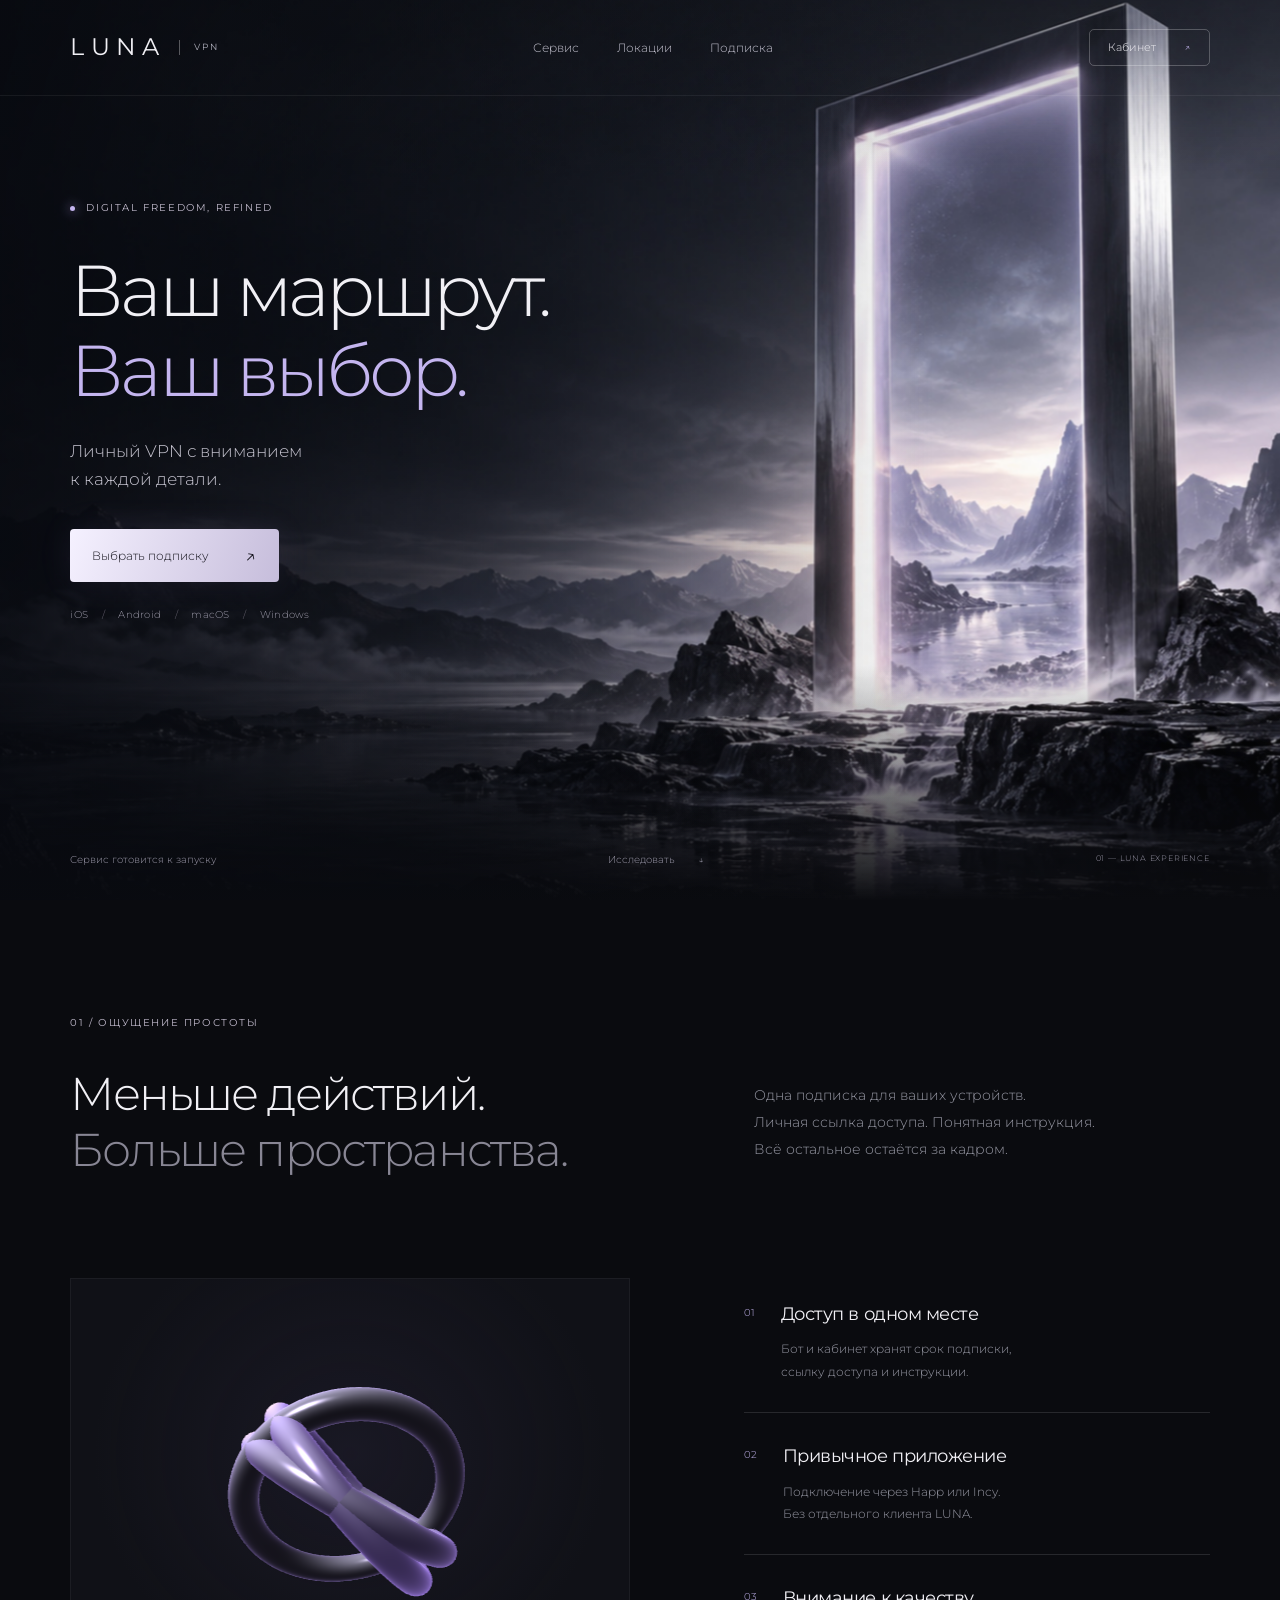
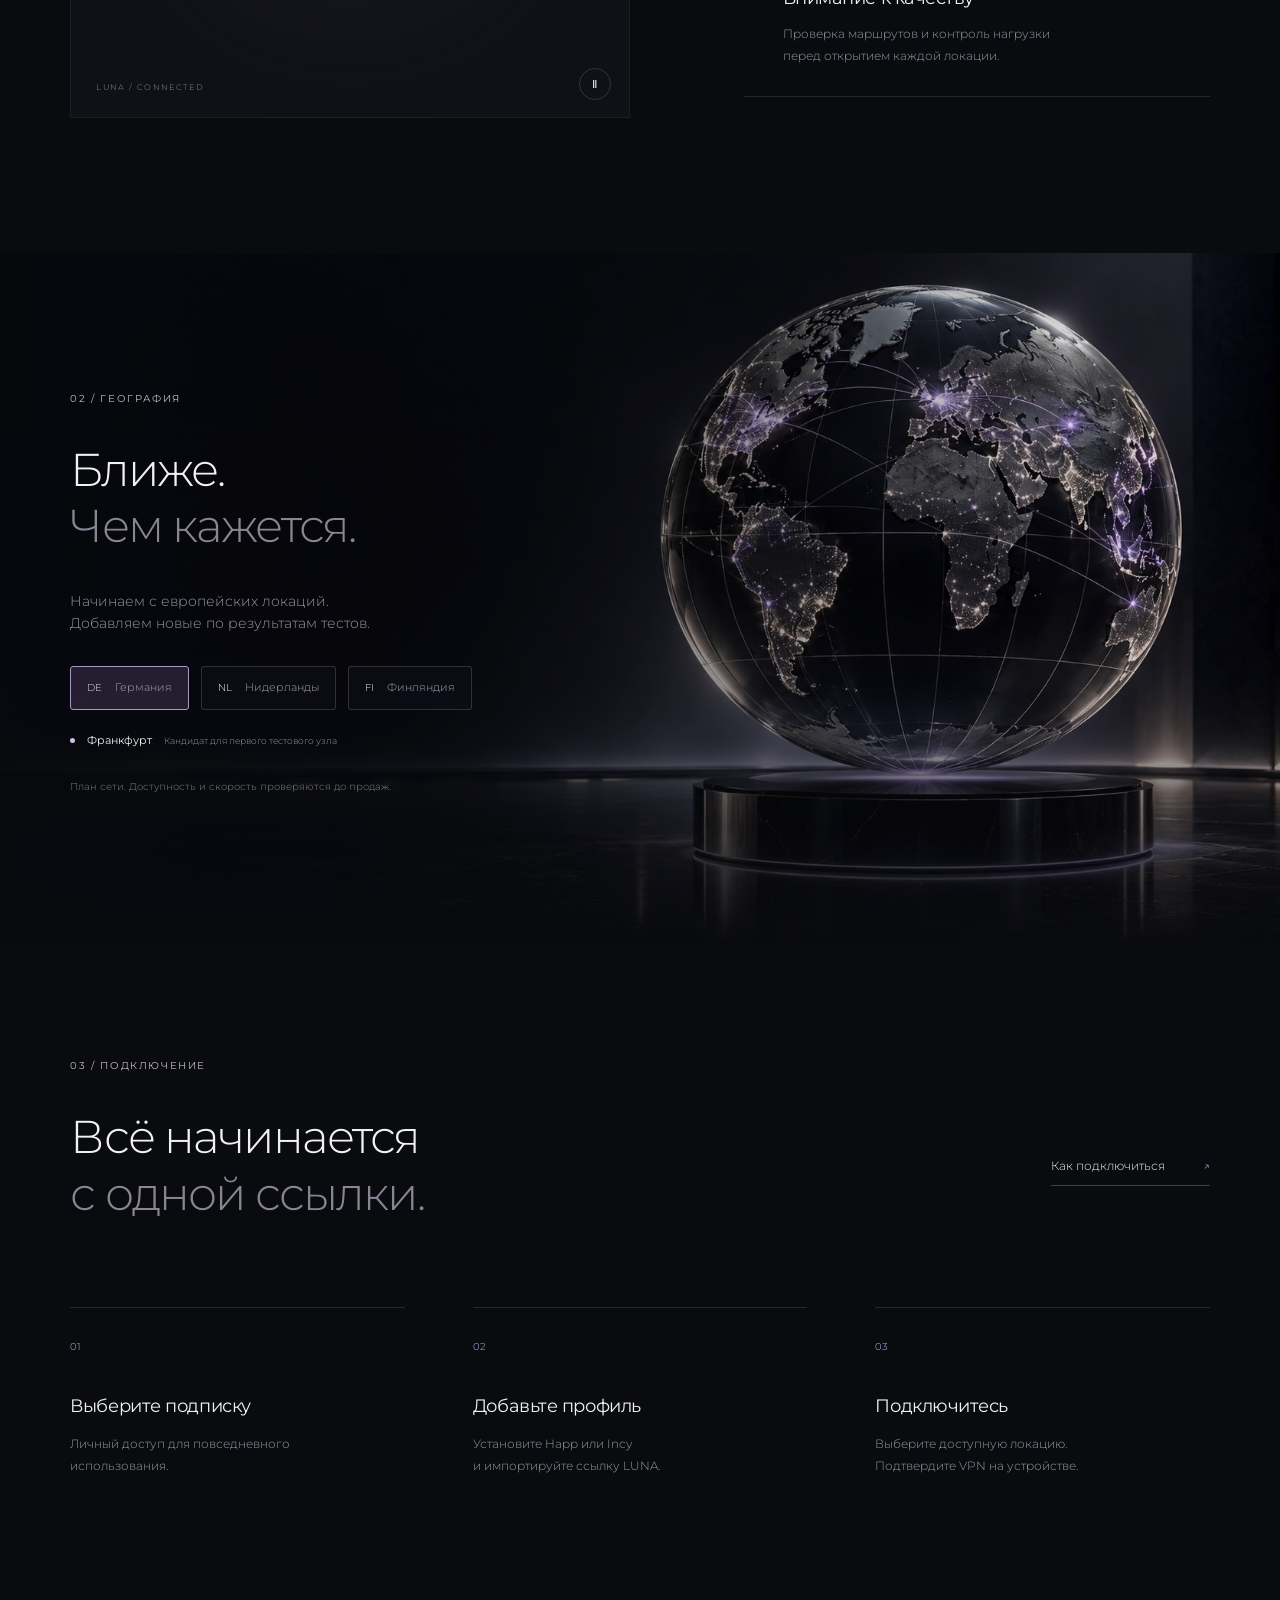
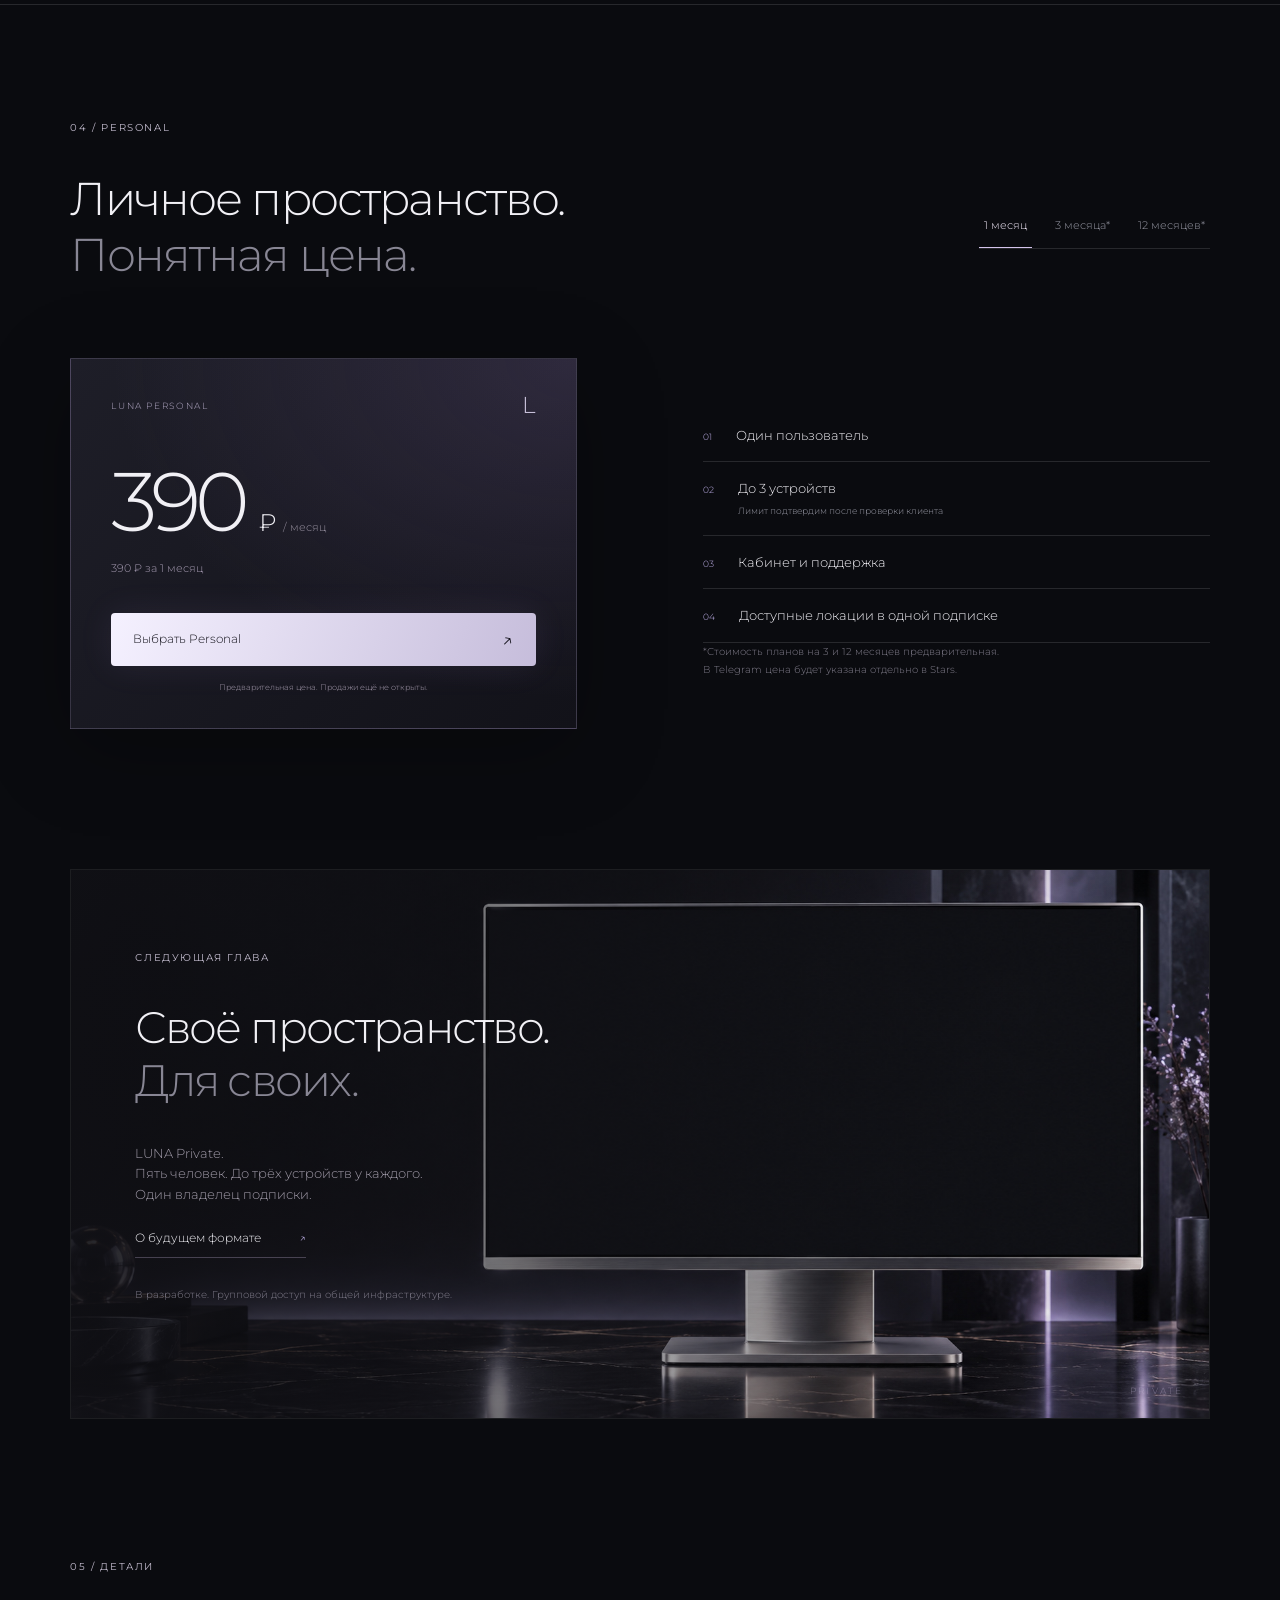
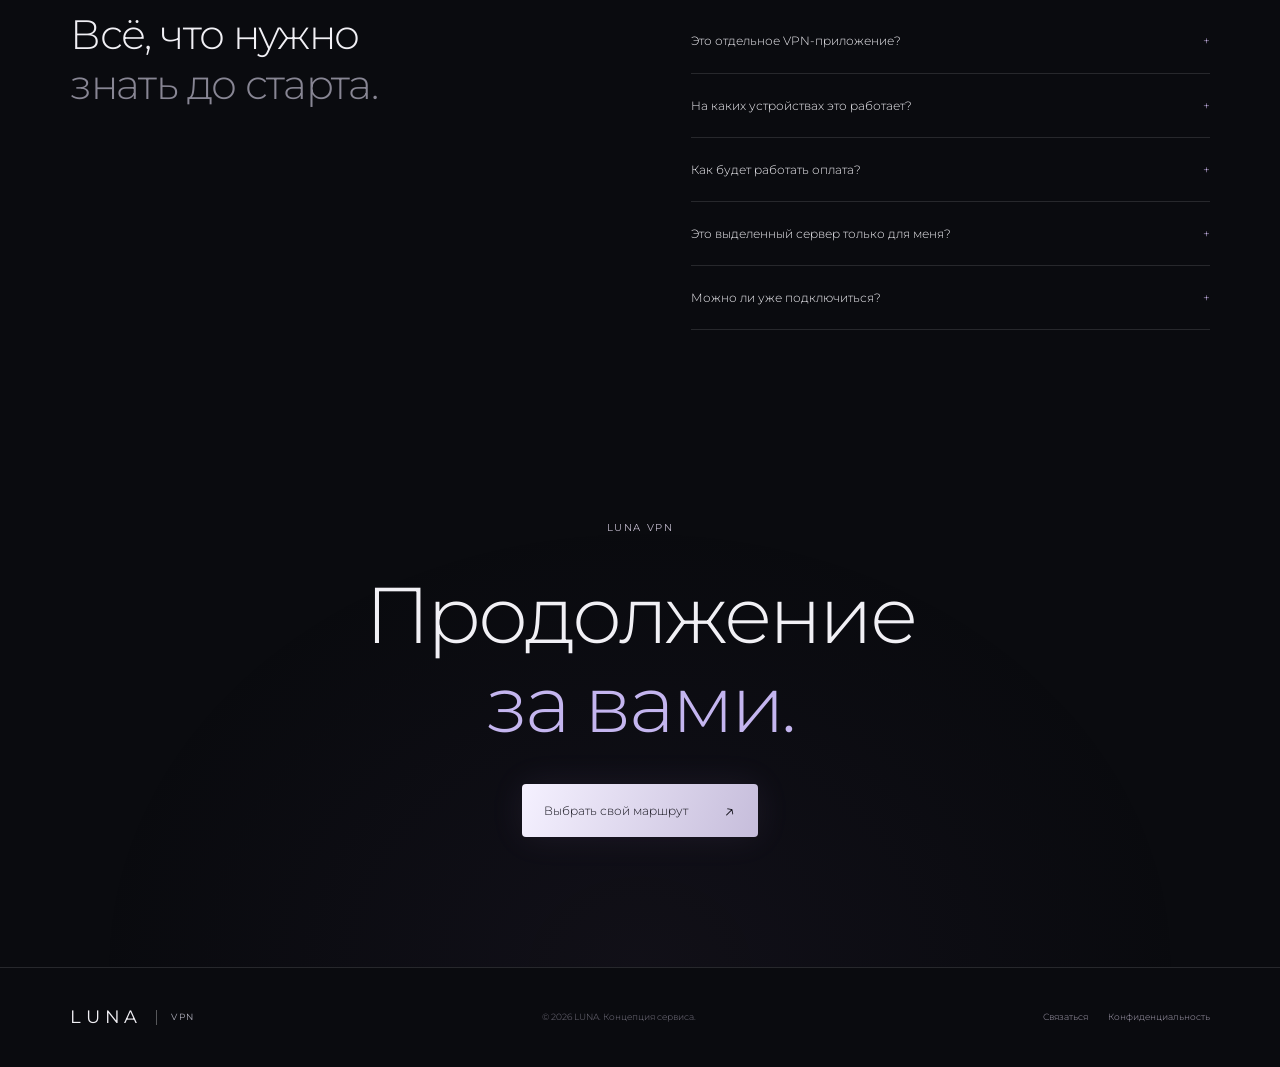
<file: web/index.html>
<!doctype html>
<html lang="ru">
<head>
  <meta charset="utf-8"><meta name="viewport" content="width=device-width,initial-scale=1">
  <meta name="theme-color" content="#0a0b0f">
  <meta name="description" content="LUNA VPN. Личная подписка, понятное подключение и спокойный цифровой опыт. Сервис готовится к запуску.">
  <title>LUNA VPN — Ваш маршрут</title>
  <link rel="manifest" href="manifest.webmanifest"><link rel="apple-touch-icon" href="assets/icon-192.png">
  <link rel="icon" href="favicon.svg" type="image/svg+xml">
  <link rel="stylesheet" href="style.css">
  <script src="config.js" defer></script><script src="scene.js" defer></script><script src="main.js" defer></script>
</head>
<body>
  <div class="ambient" aria-hidden="true"></div>
  <header class="header"><a class="wordmark" href="#" aria-label="LUNA — главная">LUNA<span>VPN</span></a><nav aria-label="Основная навигация"><a href="#experience">Сервис</a><a href="#locations">Локации</a><a href="#plans">Подписка</a></nav><button class="cabinet" data-action="cabinet">Кабинет <span>↗</span></button><button class="menu-toggle" aria-label="Открыть меню" aria-expanded="false">☰</button></header>
  <main>
    <section class="hero" aria-labelledby="hero-title">
      <div class="hero-image" aria-hidden="true"></div><div class="hero-shade" aria-hidden="true"></div>
      <div class="hero-content"><div class="eyebrow"><i></i> DIGITAL FREEDOM, REFINED</div><h1 id="hero-title">Ваш маршрут.<br><em>Ваш выбор.</em></h1><p>Личный VPN с вниманием<br>к каждой детали.</p><a class="button light" href="#plans">Выбрать подписку <span>↗</span></a><div class="platforms">iOS <b>/</b> Android <b>/</b> macOS <b>/</b> Windows</div></div>
      <div class="hero-bottom"><span>Сервис готовится к запуску</span><a href="#experience">Исследовать <span>↓</span></a><span class="hero-index">01 — LUNA EXPERIENCE</span></div>
    </section>
    <section class="intro section" id="experience"><div class="section-label reveal">01 / ОЩУЩЕНИЕ ПРОСТОТЫ</div><div class="intro-grid"><h2 class="reveal">Меньше действий.<br><span>Больше пространства.</span></h2><p class="reveal">Одна подписка для ваших устройств.<br>Личная ссылка доступа. Понятная инструкция.<br>Всё остальное остаётся за кадром.</p></div>
      <div class="experience-grid"><div class="sculpture reveal"><canvas id="sculpture" aria-label="Вращающаяся объёмная скульптура LUNA"></canvas><span class="scene-label">LUNA / CONNECTED</span><button id="motion" aria-pressed="false" aria-label="Приостановить анимацию">Ⅱ</button></div><div class="experience-copy"><article class="reveal"><span>01</span><div><h3>Доступ в одном месте</h3><p>Бот и кабинет хранят срок подписки,<br>ссылку доступа и инструкции.</p></div></article><article class="reveal"><span>02</span><div><h3>Привычное приложение</h3><p>Подключение через Happ или Incy.<br>Без отдельного клиента LUNA.</p></div></article><article class="reveal"><span>03</span><div><h3>Внимание к качеству</h3><p>Проверка маршрутов и контроль нагрузки<br>перед открытием каждой локации.</p></div></article></div></div>
    </section>
    <section class="locations section" id="locations"><div class="location-image" aria-hidden="true"></div><div class="location-content"><div class="section-label reveal">02 / ГЕОГРАФИЯ</div><h2 class="reveal">Ближе.<br><span>Чем кажется.</span></h2><p class="reveal">Начинаем с европейских локаций.<br>Добавляем новые по результатам тестов.</p><div class="location-switch reveal" role="group" aria-label="Планируемые локации"><button class="active" data-location="de" aria-pressed="true">DE <span>Германия</span></button><button data-location="nl" aria-pressed="false">NL <span>Нидерланды</span></button><button data-location="fi" aria-pressed="false">FI <span>Финляндия</span></button></div><div class="route reveal"><span class="route-dot"></span><b id="route-name">Франкфурт</b><small id="route-description">Кандидат для первого тестового узла</small></div><p class="caption">План сети. Доступность и скорость проверяются до продаж.</p></div></section>
    <section class="section connect" id="connect"><div class="section-label reveal">03 / ПОДКЛЮЧЕНИЕ</div><div class="connect-heading"><h2 class="reveal">Всё начинается<br><span>с одной ссылки.</span></h2><button class="text-link reveal" data-action="instruction">Как подключиться <span>↗</span></button></div><div class="steps"><article class="reveal"><span>01</span><h3>Выберите подписку</h3><p>Личный доступ для повседневного<br>использования.</p></article><article class="reveal"><span>02</span><h3>Добавьте профиль</h3><p>Установите Happ или Incy<br>и импортируйте ссылку LUNA.</p></article><article class="reveal"><span>03</span><h3>Подключитесь</h3><p>Выберите доступную локацию.<br>Подтвердите VPN на устройстве.</p></article></div></section>
    <section class="section pricing" id="plans"><div class="section-label reveal">04 / PERSONAL</div><div class="pricing-top"><h2 class="reveal">Личное пространство.<br><span>Понятная цена.</span></h2><div class="billing reveal" role="group" aria-label="Период подписки"><button class="active" data-plan="1" aria-pressed="true">1 месяц</button><button data-plan="3" aria-pressed="false">3 месяца*</button><button data-plan="12" aria-pressed="false">12 месяцев*</button></div></div><div class="price-layout"><div class="price-card reveal"><div class="price-card-top"><span>LUNA PERSONAL</span><span class="mini-logo">L</span></div><div class="price"><span id="price">390</span><small>₽ <span>/ месяц</span></small></div><p id="total-price">390 ₽ за 1 месяц</p><button class="button light" data-action="purchase">Выбрать Personal <span>↗</span></button><span class="price-disclaimer">Предварительная цена. Продажи ещё не открыты.</span></div><div class="price-features reveal"><div><span>01</span><p>Один пользователь</p></div><div><span>02</span><p>До 3 устройств<small>Лимит подтвердим после проверки клиента</small></p></div><div><span>03</span><p>Кабинет и поддержка</p></div><div><span>04</span><p>Доступные локации в одной подписке</p></div><p class="caption">*Стоимость планов на 3 и 12 месяцев предварительная.<br>В Telegram цена будет указана отдельно в Stars.</p></div></div></section>
    <section class="private section"><div class="private-image" aria-hidden="true"></div><div class="private-copy"><div class="section-label reveal">СЛЕДУЮЩАЯ ГЛАВА</div><h2 class="reveal">Своё пространство.<br><span>Для своих.</span></h2><p class="reveal">LUNA Private.<br>Пять человек. До трёх устройств у каждого.<br>Один владелец подписки.</p><button class="text-link reveal" data-action="private">О будущем формате <span>↗</span></button><p class="caption">В разработке. Групповой доступ на общей инфраструктуре.</p></div><div class="private-mark" aria-hidden="true">PRIVATE</div></section>
    <section class="section faq"><div><div class="section-label reveal">05 / ДЕТАЛИ</div><h2 class="reveal">Всё, что нужно<br><span>знать до старта.</span></h2></div><div class="faq-list reveal"><details><summary>Это отдельное VPN-приложение?<span>+</span></summary><p>На первом этапе LUNA предоставляет подписку и профиль доступа. Соединение создаёт Happ или Incy. Сайт, Telegram-бот и Mini App помогают управлять подпиской.</p></details><details><summary>На каких устройствах это работает?<span>+</span></summary><p>Планируем поддержку iPhone, Android, macOS и Windows через совместимые VPN-клиенты. Конкретные версии и число устройств подтвердим тестами до запуска.</p></details><details><summary>Как будет работать оплата?<span>+</span></summary><p>В Telegram цифровая подписка оплачивается Stars. Для самостоятельного сайта способ оплаты настроим после выбора платёжного партнёра. Сейчас реальные платежи отключены.</p></details><details><summary>Это выделенный сервер только для меня?<span>+</span></summary><p>Personal и будущие групповые подписки используют общую инфраструктуру. Отдельный сервер для одной группы возможен как самостоятельный тариф. Доступность и скорость зависят от вашей сети и маршрута.</p></details><details><summary>Можно ли уже подключиться?<span>+</span></summary><p>Сервис готовится к запуску. Перед продажами проверим соединения, выдачу доступа, поддержку и восстановление. Этот сайт показывает будущий продукт.</p></details></div></section>
    <section class="closing section"><div class="section-label reveal">LUNA VPN</div><h2 class="reveal">Продолжение<br><em>за вами.</em></h2><a class="button light reveal" href="#plans">Выбрать свой маршрут <span>↗</span></a></section>
  </main>
  <footer><a class="wordmark" href="#">LUNA<span>VPN</span></a><span>© 2026 LUNA. Концепция сервиса.</span><div><button data-action="support">Связаться</button><button data-action="privacy">Конфиденциальность</button></div></footer>
  <dialog id="modal" aria-labelledby="modal-title"><button class="modal-close" aria-label="Закрыть">×</button><span class="section-label">LUNA VPN</span><h2 id="modal-title"></h2><div id="modal-content"></div></dialog>
</body></html>
</file>
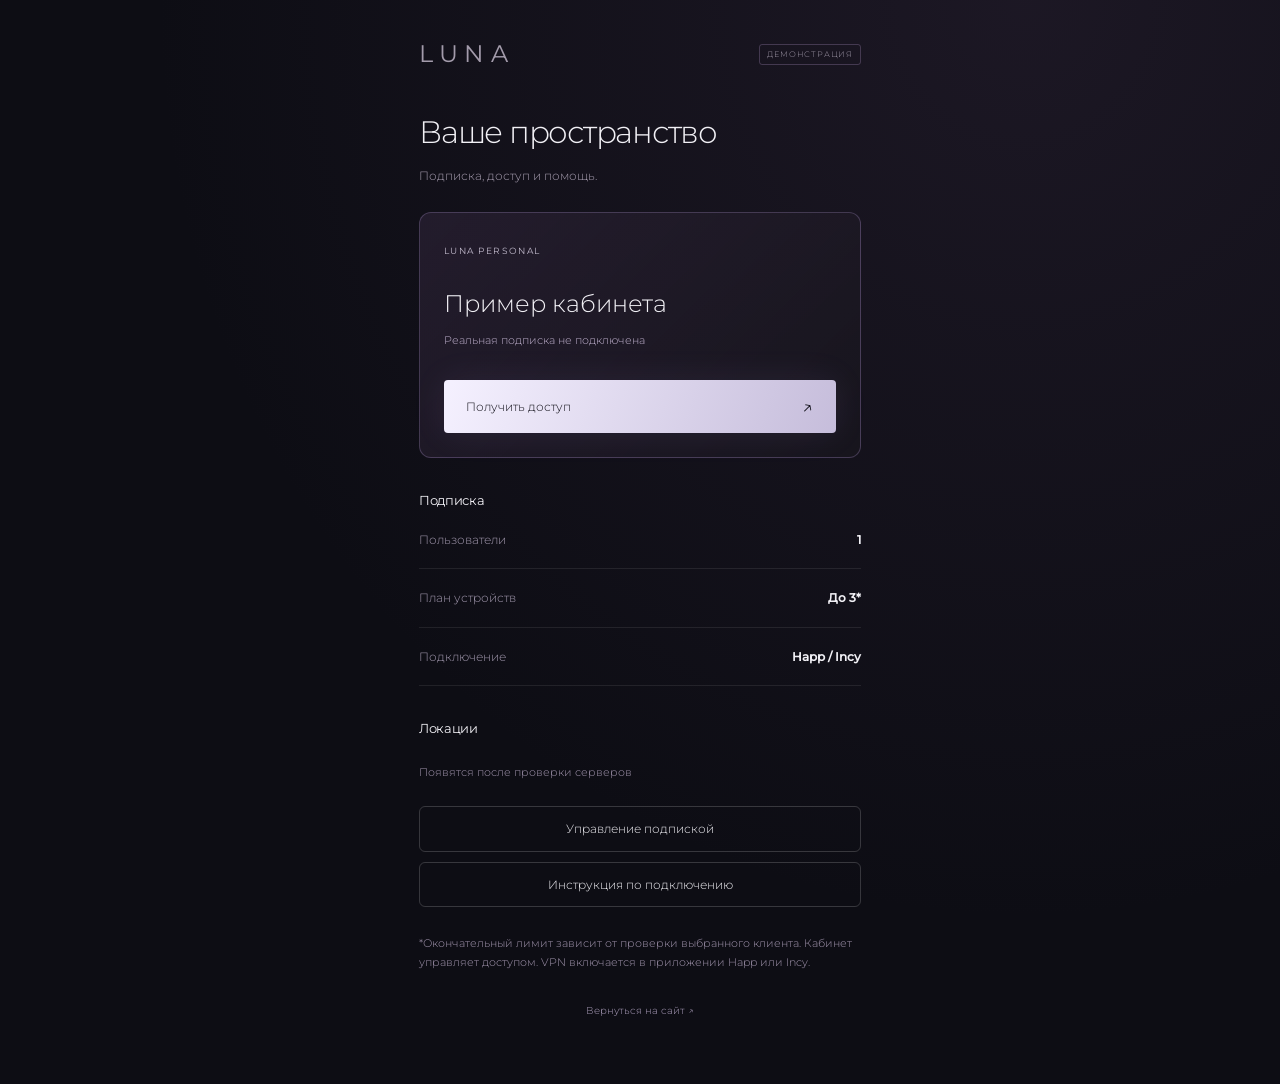
<file: web/app/index.html>
<!doctype html><html lang="ru"><head><meta charset="utf-8"><meta name="viewport" content="width=device-width,initial-scale=1"><meta name="theme-color" content="#0d0d14"><title>LUNA — кабинет</title><link rel="stylesheet" href="../style.css"><script src="https://telegram.org/js/telegram-web-app.js" defer></script><script src="../config.js" defer></script><script src="app.js" defer></script><style>body{min-height:100svh;background:radial-gradient(ellipse at 80% 0,#46345144,transparent 60%),#0d0d14}.app{max-width:490px;margin:auto;padding:35px 24px}.app-top{display:flex;justify-content:space-between;align-items:center;font-size:10px;color:#a39bab}.app h1{font-size:31px;font-weight:300;letter-spacing:-.04em;margin:35px 0 8px}.app>p{font-size:12px;color:#a59cae;margin:0 0 27px}.access-card{border:1px solid #b59cda45;border-radius:12px;padding:24px;background:linear-gradient(135deg,#33273e88,#17151d)}.app .section-label{font-size:9px}.app h2{font-size:24px;font-weight:300;line-height:1.4;margin:26px 0 6px}.app .access-card p{color:#c0b1ce;font-size:11px}.access-card .button{width:100%;margin-top:20px}.app-row{display:flex;align-items:center;justify-content:space-between;border-bottom:1px solid #ffffff15;padding:19px 0;font-size:12px}.app-row span{color:#a298ae}.app h3{font-size:13px;margin:32px 0 0}.app .notice{font-size:11px;color:#a295ae;line-height:1.8;margin:24px 0}.app .app-button{display:block;width:100%;border:1px solid #ffffff2c;border-radius:6px;padding:12px;font-size:12px;margin-top:10px}.app a.back{font-size:10px;color:#afa1bf;display:block;text-align:center;margin:30px}.app code{display:block;overflow-wrap:anywhere;font-size:11px;color:#d5c0ed;background:#0003;padding:14px;margin-top:15px}#feedback{color:#d2c2e6;font-size:12px;line-height:1.8}#config.hidden{display:none}.badge{font-size:8px;letter-spacing:.1em;border:1px solid #77638877;border-radius:3px;padding:3px 7px}</style></head><body><main class="app"><div class="app-top"><a class="wordmark" href="../">LUNA</a><span class="badge" id="mode">ДЕМОНСТРАЦИЯ</span></div><h1>Ваше пространство</h1><p>Подписка, доступ и помощь.</p><section class="access-card"><span class="section-label">LUNA PERSONAL</span><h2 id="status">Пример кабинета</h2><p id="expiry">Реальная подписка не подключена</p><button class="button light" id="get-config">Получить доступ <span>↗</span></button><code class="hidden" id="config"></code></section><h3>Подписка</h3><div class="app-row"><span>Пользователи</span><b>1</b></div><div class="app-row"><span>План устройств</span><b>До 3*</b></div><div class="app-row"><span>Подключение</span><b>Happ / Incy</b></div><h3>Локации</h3><div id="locations"><p class="notice">Появятся после проверки серверов</p></div><button class="app-button" id="renew">Управление подпиской</button><button class="app-button" id="help">Инструкция по подключению</button><p id="feedback" role="status"></p><p class="notice">*Окончательный лимит зависит от проверки выбранного клиента. Кабинет управляет доступом. VPN включается в приложении Happ или Incy.</p><a class="back" href="../">Вернуться на сайт ↗</a></main></body></html>
</file>
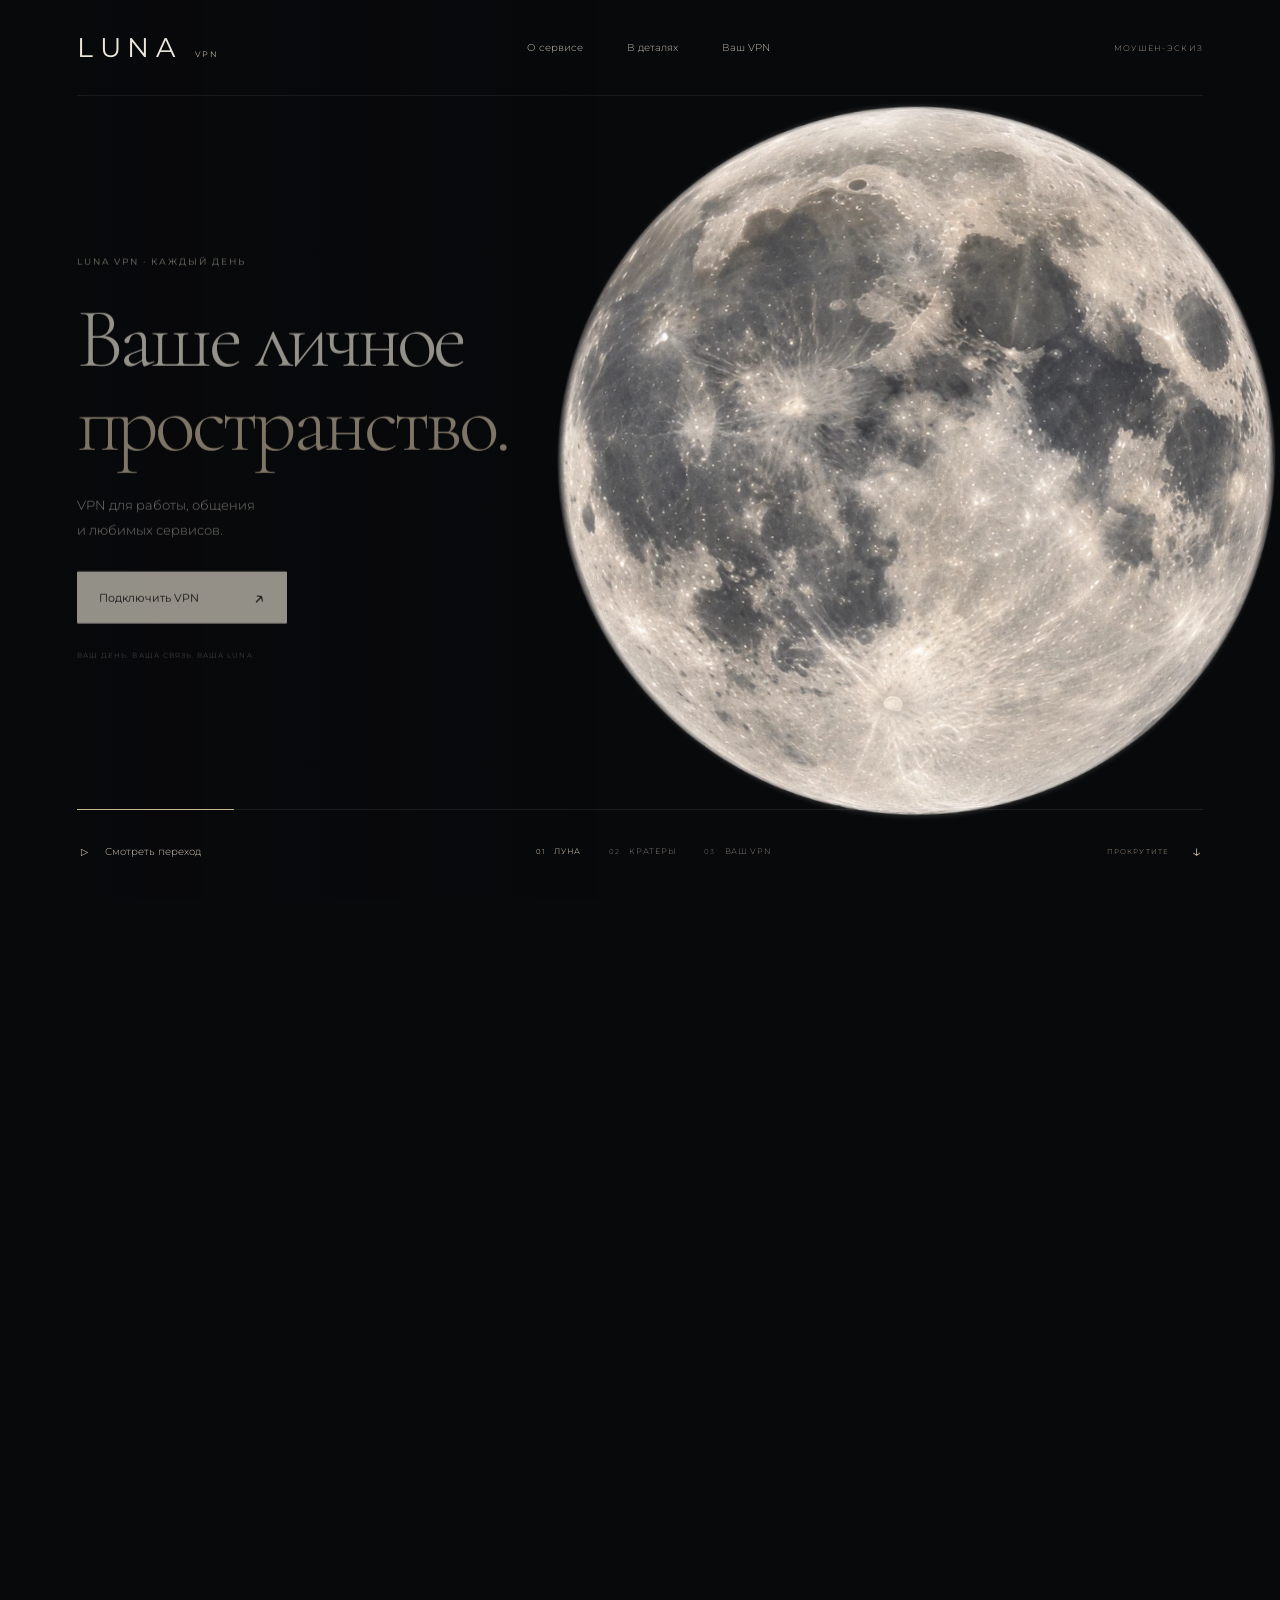
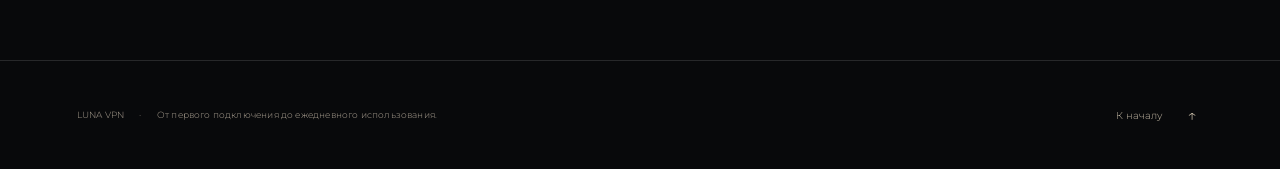
<file: web/motion/index.html>
<!doctype html>
<html lang="ru">
<head>
  <meta charset="utf-8">
  <meta name="viewport" content="width=device-width,initial-scale=1">
  <meta name="theme-color" content="#08090b">
  <meta name="robots" content="noindex,nofollow">
  <meta name="description" content="Luna VPN — эскиз движения: от полной Луны к кратерам и обратно к личному подключению.">
  <title>LUNA VPN — движение к деталям</title>
  <link rel="icon" href="data:image/svg+xml,%3Csvg xmlns='http://www.w3.org/2000/svg' viewBox='0 0 32 32'%3E%3Ccircle cx='16' cy='16' r='13' fill='%23e9e1d2'/%3E%3C/svg%3E">
  <link rel="preload" href="../preview/assets/CormorantGaramond.woff" as="font" type="font/woff" crossorigin>
  <link rel="preload" href="assets/crater-surface.webp" as="image">
  <link rel="stylesheet" href="motion.css">
  <script src="../config.js" defer></script>
  <script src="motion.js" defer></script>
</head>
<body>
  <a class="skip" href="#story">К содержанию</a>
  <main>
    <section class="story" id="story" aria-label="Luna VPN: от полной Луны к деталям подключения">
      <div class="stage" id="stage" data-scene="hero">
        <header class="header">
          <a href="#story" class="brand" aria-label="Luna VPN, начало">LUNA<span>VPN</span></a>
          <nav aria-label="Разделы эскиза"><button type="button" data-seek="0">О сервисе</button><button type="button" data-seek="0.51">В деталях</button><button type="button" data-seek="0.96">Ваш VPN</button></nav>
          <span class="study">МОУШЕН-ЭСКИЗ</span>
        </header>

        <div class="world" aria-hidden="true">
          <div class="orb" id="orb"><div class="orb-surface"><img src="../preview/assets/artist-moon.webp" width="1254" height="1254" alt="" fetchpriority="high"></div></div>
          <div class="terrain" id="terrain"><img src="assets/crater-surface.webp" width="1672" height="941" alt=""></div>
          <div class="terrain-shade" id="terrain-shade"></div>
          <div class="copy-shade" id="copy-shade"></div>
        </div>

        <div class="copy hero-copy" id="hero-copy">
          <p class="eyebrow">LUNA VPN · КАЖДЫЙ ДЕНЬ</p>
          <h1>Ваше личное<br><em>пространство.</em></h1>
          <p class="description">VPN для работы, общения<br>и любимых сервисов.</p>
          <button class="primary" type="button" data-action="connect">Подключить VPN <span aria-hidden="true">↗</span></button>
          <p class="signature">ВАШ ДЕНЬ. ВАША СВЯЗЬ. ВАША LUNA.</p>
        </div>

        <div class="copy detail-copy" id="detail-copy" inert aria-hidden="true">
          <p class="eyebrow">БЛИЖЕ К ВАШЕМУ ДНЮ</p>
          <h2>Внимание<br>к <em>деталям.</em></h2>
          <p class="description">От первого подключения<br>до ежедневного использования.</p>
          <span class="small-rule"></span>
          <p class="detail-note">ЛИЧНЫЙ ДОСТУП · ПОМОЩЬ С НАСТРОЙКОЙ</p>
        </div>

        <div class="copy account-copy" id="account-copy" inert aria-hidden="true">
          <p class="eyebrow">LUNA VPN · ЛИЧНЫЙ КАБИНЕТ</p>
          <h2>Ваш VPN.<br>Всё <em>под рукой.</em></h2>
          <p class="description">Подписка, личная ссылка и помощь<br>в Telegram-кабинете Luna.</p>
          <button class="primary" type="button" data-action="cabinet">Открыть кабинет <span aria-hidden="true">↗</span></button>
        </div>

        <aside class="account" id="account-panel" aria-label="Концепция личного кабинета" inert aria-hidden="true">
          <div class="account-head"><span class="mini-moon"><img src="../preview/assets/artist-moon.webp" alt="" width="48" height="48"></span><div>LUNA VPN<small>Личный кабинет</small></div></div>
          <h3>Ваше подключение</h3>
          <button class="account-row" type="button" data-action="plan"><span class="row-icon" aria-hidden="true">＋</span><span>Подписка<small>Выбрать план</small></span><span aria-hidden="true">›</span></button>
          <button class="account-row" type="button" data-action="instruction"><span class="row-icon" aria-hidden="true">↗</span><span>Подключение<small>Инструкция</small></span><span aria-hidden="true">›</span></button>
          <button class="primary account-primary" type="button" data-action="connect">Получить доступ <span aria-hidden="true">↗</span></button>
          <button class="support" type="button" data-action="support">Поддержка <span aria-hidden="true">↗</span></button>
          <p class="account-caption">КОНЦЕПЦИЯ КАБИНЕТА</p>
        </aside>

        <footer class="stage-footer">
          <button class="play" type="button" id="play" aria-pressed="false"><span aria-hidden="true" class="play-icon">▷</span><span id="play-label">Смотреть переход</span></button>
          <div class="chapters" role="group" aria-label="Кадры перехода"><button type="button" data-seek="0" aria-pressed="true"><span>01</span> ЛУНА</button><button type="button" data-seek="0.51" aria-pressed="false"><span>02</span> КРАТЕРЫ</button><button type="button" data-seek="0.96" aria-pressed="false"><span>03</span> ВАШ VPN</button></div>
          <span class="scroll-hint">ПРОКРУТИТЕ <span aria-hidden="true">↓</span></span>
          <div class="progress-track" aria-hidden="true"><span id="progress"></span></div>
        </footer>
        <p class="sr-only" id="scene-status" role="status" aria-live="polite">Первый кадр: полная Луна и Luna VPN.</p>
      </div>
    </section>
    <footer class="end"><p>LUNA VPN <span>·</span> От первого подключения до ежедневного использования.</p><button type="button" data-seek="0">К началу <span aria-hidden="true">↑</span></button></footer>
  </main>
  <dialog id="dialog" aria-labelledby="dialog-title"><button class="dialog-close" type="button" aria-label="Закрыть">×</button><p class="eyebrow">LUNA VPN</p><h2 id="dialog-title"></h2><div id="dialog-content"></div><button class="dialog-return" type="button">Вернуться к эскизу</button></dialog>
  <noscript><style>.story{height:auto}.stage{position:relative;min-height:850px}.orb{width:650px;height:650px;left:50%;top:160px;opacity:.65}.hero-copy{opacity:1}.stage-footer{display:none}@media(max-width:700px){.orb{width:450px;height:450px;left:-40px;top:80px}.hero-copy{top:410px;transform:none}}</style><p style="padding:24px">Для просмотра движения включите JavaScript. Luna VPN — VPN для работы, общения и любимых сервисов.</p></noscript>
</body>
</html>
</file>
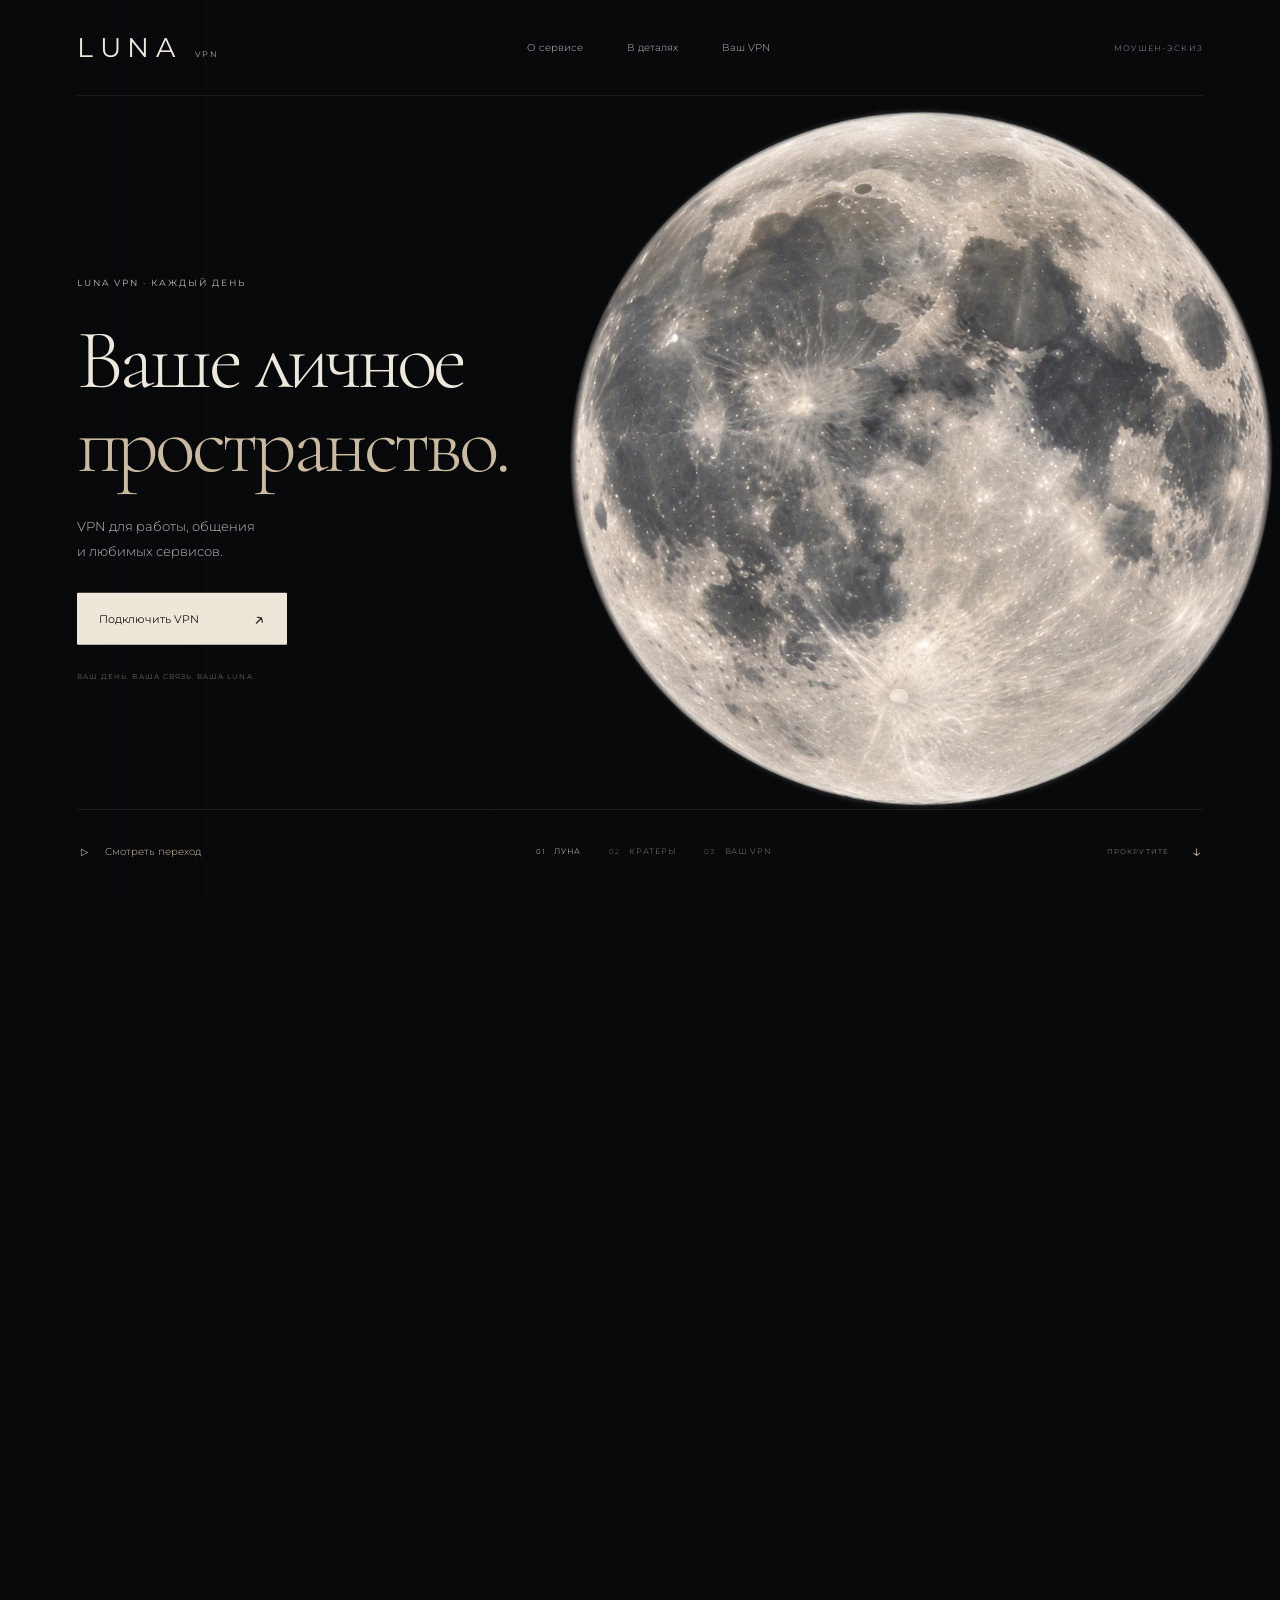
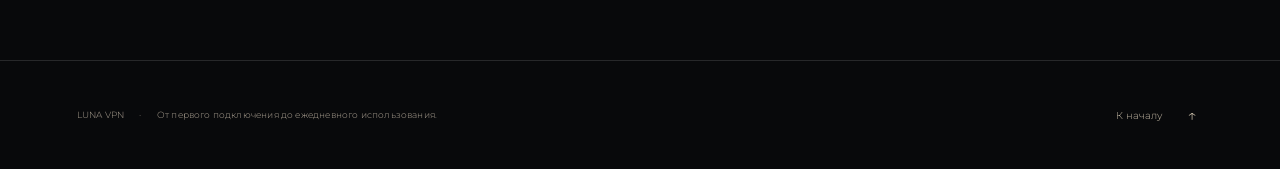
<file: web/preview/index.html>
<!doctype html>
<html lang="ru">
<head>
  <meta charset="utf-8">
  <meta name="viewport" content="width=device-width,initial-scale=1">
  <meta name="robots" content="noindex,nofollow">
  <meta name="theme-color" content="#08090b">
  <meta http-equiv="refresh" content="0;url=../motion/">
  <title>LUNA VPN — новый эскиз движения</title>
  <style>body{margin:0;min-height:100svh;display:grid;place-items:center;background:#08090b;color:#eee8dc;font:16px Georgia,serif}a{color:inherit;padding:30px;text-underline-offset:7px}</style>
</head>
<body><a href="../motion/">Открыть новый эскиз Luna VPN →</a></body>
</html>
</file>
<file: web/style.css>
@font-face{font-family:Montserrat;src:url(assets/Montserrat-Light.ttf) format('truetype');font-weight:300;font-display:swap}@font-face{font-family:Montserrat;src:url(assets/Montserrat-Regular.ttf) format('truetype');font-weight:400;font-display:swap}@font-face{font-family:Montserrat;src:url(assets/Montserrat-Medium.ttf) format('truetype');font-weight:500;font-display:swap}
:root{--bg:#0a0b0f;--text:#f1f0f5;--muted:#9798a4;--accent:#c4b5ef;--line:#ffffff1f;--px:5.5vw;--mx:0;--my:0;color-scheme:dark}*{box-sizing:border-box}html{scroll-behavior:smooth;scroll-padding-top:84px}body{margin:0;background:var(--bg);color:var(--text);font-family:Montserrat,Arial,sans-serif;font-size:15px;line-height:1.6;font-weight:300}body:has(dialog[open]){overflow:hidden}button,a{-webkit-tap-highlight-color:transparent}button,input{font:inherit}button{color:inherit;cursor:pointer}a{color:inherit;text-decoration:none}button:focus-visible,a:focus-visible,summary:focus-visible{outline:2px solid var(--accent);outline-offset:5px}button{border:0;background:none}::selection{background:#8c72ad;color:#fff}.ambient{position:fixed;inset:0;pointer-events:none;background:radial-gradient(ellipse at 5% 35%,#9884cd07,transparent 45%);z-index:-1}.header{height:96px;display:flex;align-items:center;justify-content:space-between;gap:28px;padding:0 var(--px);position:absolute;top:0;width:100%;z-index:5;border-bottom:1px solid #ffffff10}.wordmark{font-weight:400;letter-spacing:.26em;font-size:24px;display:flex;align-items:center;gap:14px}.wordmark span{font-size:9px;letter-spacing:.18em;border-left:1px solid #ffffff50;padding-left:14px;color:#b0b0bc}.header nav{display:flex;gap:38px;font-size:12px;color:#c3c2cf}.header a:hover{color:var(--accent)}.cabinet{border:1px solid #ffffff3d;padding:9px 18px;border-radius:5px;font-size:11px}.cabinet span{margin-left:25px;color:var(--accent)}.menu-toggle{display:none}.hero{height:min(960px,100svh);min-height:730px;position:relative;overflow:hidden}.hero-image{position:absolute;inset:-2%;background:url(assets/hero.jpg) 58% center/cover no-repeat;transform:translate3d(calc(var(--mx)*-8px),calc(var(--my)*-8px),0) scale(1.025);animation:hero-in 1.8s ease-out both;will-change:transform}.hero-shade{position:absolute;inset:0;background:linear-gradient(90deg,#080a10d9,transparent 73%),linear-gradient(0deg,#0a0b0f,transparent 26%,transparent 80%,#0a0b0f45)}.hero-content{position:relative;padding:200px var(--px) 100px;max-width:860px;animation:copy-in 1.2s .15s both}.eyebrow,.section-label{font-size:10px;letter-spacing:.16em;font-weight:400;color:#c1bacc}.eyebrow{display:flex;align-items:center;gap:11px}.eyebrow i{height:5px;width:5px;background:var(--accent);box-shadow:0 0 12px #baa5f5;border-radius:50%}.hero h1{font-size:clamp(52px,5.6vw,88px);letter-spacing:-.055em;line-height:1.12;font-weight:300;margin:35px 0 25px}em{font-style:normal;color:var(--accent)}.hero p{font-size:17px;line-height:1.7;color:#c4c2ce;margin:0 0 35px}.button{display:inline-flex;align-items:center;justify-content:space-between;gap:35px;padding:16px 22px;border-radius:4px;font-size:12px;transition:background .25s,transform .25s;min-height:52px}.button.light{color:#14131c;background:linear-gradient(110deg,#f5f1ff,#c6bddb);box-shadow:0 0 35px #b8a0f217}.button:hover{transform:translateY(-3px);background:#fff}.button span{font-size:21px;line-height:1}.platforms{font-size:10px;color:#9997a6;letter-spacing:.03em;margin-top:25px}.platforms b{font-weight:300;margin:0 10px;color:#666370}.hero-bottom{position:absolute;bottom:32px;left:var(--px);right:var(--px);display:flex;justify-content:space-between;font-size:10px;color:#9c99aa}.hero-bottom a span{margin-left:20px}.hero-index{font-size:8px;letter-spacing:.1em}.section{padding:115px var(--px);position:relative;scroll-margin:20px}.section h2{font-size:clamp(32px,3.6vw,57px);line-height:1.22;letter-spacing:-.04em;font-weight:300;margin:35px 0}.section h2 span{color:#888694}.intro-grid{display:grid;grid-template-columns:1.25fr 1fr;gap:10%;align-items:center;margin-bottom:65px}.intro-grid p{color:var(--muted);font-size:14px;line-height:1.9}.experience-grid{display:grid;grid-template-columns:1.2fr 1fr;gap:10%;align-items:center}.sculpture{background:radial-gradient(ellipse at 50% 40%,#2b263d55,transparent 65%),#101117;height:440px;position:relative;border:1px solid #ffffff0d;overflow:hidden}#sculpture{display:block;width:100%;height:100%}.scene-label{position:absolute;bottom:24px;left:25px;font-size:8px;letter-spacing:.17em;color:#938aab}#motion{position:absolute;bottom:17px;right:18px;border:1px solid #ffffff26;border-radius:50%;height:32px;width:32px;font-size:11px}.experience-copy article{display:flex;gap:26px;padding:29px 0;border-bottom:1px solid var(--line)}.experience-copy article:first-child{padding-top:0}.experience-copy article>span{font-size:10px;color:var(--accent);padding-top:5px}h3{font-weight:400;font-size:18px;letter-spacing:-.025em;margin:0 0 10px}.experience-copy p{color:var(--muted);font-size:12px;line-height:1.85;margin:0}.locations{min-height:690px;overflow:hidden;margin-top:20px;display:flex;align-items:center}.location-image{position:absolute;inset:0;background:linear-gradient(90deg,#080a0ef5,transparent 85%),linear-gradient(0deg,var(--bg),transparent 40%),url(assets/globe.jpg) 65% center/cover no-repeat;opacity:.85}.location-content{position:relative;width:100%}.location-content>p{font-size:14px;color:var(--muted)}.location-switch{display:flex;gap:12px;margin-top:32px;flex-wrap:wrap}.location-switch button{display:flex;gap:13px;align-items:center;font-size:10px;border:1px solid #ffffff26;padding:12px 16px;border-radius:3px;transition:.3s;background:#12121988}.location-switch button span{font-size:11px;color:#a6a2b5}.location-switch button.active{border-color:#a797c1;background:#40344f88;color:#e9dffc}.route{display:flex;gap:12px;align-items:center;margin-top:22px;font-size:11px}.route b{font-weight:400}.route small{font-size:9px;color:#9e94b0}.route-dot{width:5px;height:5px;border-radius:50%;background:#d3bee9}.caption{color:#807d8b!important;font-size:10px!important;line-height:1.8;margin-top:28px}.connect{border-bottom:1px solid var(--line)}.connect-heading{display:flex;align-items:center;justify-content:space-between;gap:30px}.text-link{font-size:12px;border-bottom:1px solid #a69ab95c;padding:10px 0}.text-link span{margin-left:35px;color:var(--accent)}.steps{display:grid;grid-template-columns:repeat(3,1fr);gap:6%;margin-top:50px}.steps article{border-top:1px solid var(--line);padding-top:25px}.steps article>span{font-size:10px;color:var(--accent)}.steps h3{margin-top:35px}.steps p{font-size:12px;line-height:1.85;color:var(--muted)}.pricing-top{display:flex;justify-content:space-between;align-items:center;gap:30px}.billing{display:flex;border-bottom:1px solid var(--line);gap:18px}.billing button{font-size:11px;padding:12px 5px;color:var(--muted);border-bottom:1px solid transparent;white-space:nowrap}.billing button.active{color:#f7eefe;border-bottom-color:#d4c4ec}.price-layout{display:grid;grid-template-columns:1fr 1fr;gap:11%;margin-top:40px;align-items:center}.price-card{position:relative;background:radial-gradient(ellipse at top right,#6e5c8d45,transparent 65%),linear-gradient(135deg,#1e1e28,#121219);border:1px solid #c1b5db36;padding:35px 40px;box-shadow:0 20px 80px #0004}.price-card-top{display:flex;justify-content:space-between;align-items:center;letter-spacing:.18em;font-size:9px;color:#b6acc8}.mini-logo{font-size:23px;font-weight:300;color:#c7c0d9;line-height:1}.price{display:flex;align-items:baseline;gap:15px;margin:35px 0 0}.price>span{font-size:83px;letter-spacing:-.075em;line-height:1.2;font-weight:300}.price small{font-size:24px}.price small span{font-size:11px;color:#97909f}.price-card>p{font-size:11px;color:#a69bb2;margin:8px 0 35px}.price-card .button{width:100%}.price-disclaimer{display:block;font-size:8px;color:#a69bae;margin-top:15px;text-align:center}.price-features>div{display:flex;align-items:baseline;gap:24px;border-bottom:1px solid var(--line);padding:16px 0}.price-features>div>span{font-size:9px;color:var(--accent)}.price-features p{font-size:13px;margin:0}.price-features small{font-size:9px;color:var(--muted);display:block;margin-top:5px}.private{margin:25px var(--px) 0;padding:80px 5%;min-height:550px;overflow:hidden;border:1px solid #ffffff14}.private-image{position:absolute;inset:0;background:linear-gradient(90deg,#101015eb,transparent 95%),url(assets/private.jpg) 60% center/cover no-repeat}.private-copy{position:relative}.private-copy h2{font-size:clamp(32px,3.4vw,54px)}.private-copy p{color:#a19ba9;font-size:13px}.private-mark{position:absolute;bottom:20px;right:25px;color:#bcb0cf7d;letter-spacing:.25em;font-size:9px}.faq{display:grid;grid-template-columns:1fr 1fr;gap:9%;padding-top:140px}.faq h2{font-size:clamp(32px,3.2vw,50px)}.faq-list{padding-top:50px}details{border-bottom:1px solid var(--line);padding:22px 0}summary{cursor:pointer;list-style:none;font-size:12px;display:flex;justify-content:space-between;gap:20px}summary::-webkit-details-marker{display:none}summary span{color:#c4b0e2}details[open] summary span{transform:rotate(45deg)}details p{font-size:12px;color:var(--muted);line-height:1.9;margin:18px 20px 5px 0}.closing{text-align:center;padding-top:75px;padding-bottom:130px;background:radial-gradient(ellipse at 50% 100%,#5e437c16,transparent 60%)}.closing h2{font-size:clamp(48px,6.2vw,95px);line-height:1.12;margin-bottom:35px}footer{border-top:1px solid var(--line);padding:35px var(--px);display:flex;align-items:center;justify-content:space-between;gap:28px}footer .wordmark{font-size:18px}footer>span{font-size:9px;color:#767380}footer>div{display:flex;gap:20px}footer button{font-size:9px;color:#a7a0b2;padding:5px 0}dialog{background:#15141d;color:var(--text);border:1px solid #9484aa70;border-radius:12px;width:min(520px,calc(100% - 32px));padding:40px;box-shadow:0 30px 150px #0009}dialog::backdrop{background:#05050bba;backdrop-filter:blur(14px)}dialog h2{font-weight:300;font-size:28px;letter-spacing:-.04em;line-height:1.3;margin:23px 0}dialog p,dialog li{font-size:13px;color:#b9b2c6;line-height:1.9}.modal-close{position:absolute;right:17px;top:12px;font-size:27px;color:#a69ab7}.modal-action{display:block;margin-top:25px;border:1px solid #bba7dd60;border-radius:4px;padding:12px;text-align:center;font-size:12px}#modal-content ol{padding-left:18px}.reveal{opacity:1;transform:none}.motion-ready .reveal{opacity:0;transform:translateY(24px);transition:opacity .9s,transform .9s}.motion-ready .reveal.visible{opacity:1;transform:none}.motion-ready .reveal:nth-child(2){transition-delay:.1s}.motion-ready .reveal:nth-child(3){transition-delay:.2s}@keyframes hero-in{from{filter:brightness(.5)}to{filter:brightness(1)}}@keyframes copy-in{from{opacity:0;transform:translateY(25px)}to{opacity:1;transform:none}}
@media(min-width:1600px){:root{--px:max(6vw,calc((100vw - 1450px)/2))}.hero{max-height:1100px}.hero-content{padding-top:235px}.hero-image{background-position:center}}
@media(max-width:1000px){.hero{min-height:700px}.hero-content{padding-top:185px}.hero h1{font-size:64px}.hero-image{background-position:62% center}.section{padding-top:85px;padding-bottom:85px}.intro-grid{gap:6%}.experience-grid{gap:6%}.sculpture{height:350px}.experience-copy article{padding:24px 0}.experience-copy h3{font-size:16px}.pricing-top{align-items:flex-start;flex-direction:column;gap:0}.price-layout{gap:7%}.price-card{padding:30px}.faq{gap:6%}.faq h2{font-size:34px}.header nav{gap:25px}.section h2{font-size:41px}footer{flex-wrap:wrap}}
@media(max-width:640px){:root{--px:24px}.header{height:78px;gap:15px}.header .wordmark{font-size:22px}.header .wordmark span{display:none}.header nav{display:none;position:absolute;top:78px;left:0;right:0;background:#111119f5;padding:23px var(--px);border-bottom:1px solid var(--line)}.header nav.open{display:flex;flex-direction:column;gap:22px}.menu-toggle{display:block;padding:8px;font-size:17px}.cabinet{margin-left:auto;font-size:10px;padding:8px 12px}.cabinet span{margin-left:12px}.hero{height:850px;max-height:1050px;min-height:740px}.hero-image{inset:0;background-position:67% 80%;background-size:auto 77%;background-color:#101018;background-repeat:no-repeat;transform:none}.hero-shade{background:linear-gradient(180deg,#0c0e15 10%,#0c0e15e3 35%,#0c0e1526 62%,#0a0b0f 100%)}.hero-content{padding:135px var(--px) 100px}.eyebrow{font-size:8px;letter-spacing:.12em}.hero h1{font-size:clamp(43px,11vw,64px);line-height:1.14;margin:27px 0 22px;letter-spacing:-.06em}.hero p{font-size:13px;margin-bottom:25px;line-height:1.8}.button{font-size:11px;padding:15px 19px;min-height:49px}.platforms{font-size:8px;margin-top:20px}.platforms b{margin:0 6px}.hero-bottom{bottom:24px;font-size:8px}.hero-index{display:none}.section{padding-top:75px;padding-bottom:75px}.section-label{font-size:8px}.section h2{font-size:34px;margin:27px 0;line-height:1.25}.intro-grid{display:block;margin-bottom:35px}.intro-grid p{font-size:12px;line-height:1.9}.experience-grid{display:flex;flex-direction:column;gap:35px}.sculpture{width:100%;height:330px}.experience-copy{width:100%}.experience-copy article{gap:23px}.experience-copy article:last-child{border-bottom:0}.experience-copy h3{font-size:17px}.experience-copy p{font-size:12px}.locations{min-height:680px;margin-top:0;align-items:flex-start;padding-top:85px}.location-image{background:linear-gradient(180deg,#0a0b0f 2%,#080a0ebd 25%,transparent 90%),linear-gradient(0deg,#0a0b0f,transparent 65%),url(assets/globe.jpg) 65% bottom/auto 90% no-repeat;opacity:.9}.location-content>p{font-size:12px}.location-switch{gap:7px}.location-switch button{padding:10px;font-size:9px;gap:7px}.location-switch button span{font-size:9px}.route{flex-wrap:wrap;gap:9px}.route small{flex-basis:100%;padding-left:14px}.connect-heading{display:block}.text-link{font-size:11px}.steps{display:block;margin-top:35px}.steps article{position:relative;padding:24px 0 24px 42px}.steps article>span{position:absolute;left:0;top:27px}.steps h3{margin:0 0 10px;font-size:17px}.steps p{font-size:12px;margin:0}.pricing-top{gap:0}.billing{gap:15px;margin-bottom:5px}.billing button{font-size:10px}.price-layout{display:flex;flex-direction:column;align-items:stretch;gap:30px;margin-top:30px}.price-card{padding:28px}.price>span{font-size:78px}.price-features>div{padding:16px 0}.price-features p{font-size:12px}.private{margin:0 16px;padding:55px 23px;min-height:590px}.private-image{background:linear-gradient(180deg,#111118e8 30%,transparent 100%),url(assets/private.jpg) 64% bottom/auto 100% no-repeat}.private-copy h2{font-size:31px}.private-copy p{font-size:12px}.private-mark{font-size:8px}.faq{display:block}.faq-list{padding-top:15px}.faq h2{font-size:34px}.faq details{padding:23px 0}.faq summary{font-size:11px;line-height:1.7}.faq details p{font-size:11px}.closing{padding-top:30px;padding-bottom:85px}.closing h2{font-size:52px;line-height:1.1}footer{padding-top:30px;padding-bottom:30px;gap:25px}footer>span{font-size:8px}footer>div{width:100%;justify-content:space-between}dialog{padding:32px 24px}dialog h2{font-size:25px}dialog p,dialog li{font-size:12px}}
@media(prefers-reduced-motion:reduce){html{scroll-behavior:auto}*,*::before,*::after{animation:none!important;transition:none!important}.hero-image{transform:none!important}.motion-ready .reveal{opacity:1;transform:none}}
.css-sculpture{position:absolute;left:50%;top:49%;width:230px;height:230px;transform-style:preserve-3d;transform:translate(-50%,-50%) rotateX(-20deg) rotateY(-20deg);animation:sculpture-turn 22s linear infinite}.css-ring{position:absolute;left:50%;top:50%;transform-style:preserve-3d}.css-ring i{position:absolute;left:0;top:0;border-style:solid;border-color:#a59ab4 #4a4355 #d7d0e3 #746880;border-radius:50%;box-shadow:inset 1px 0 3px #f4e7ff55,1px 0 3px #c7b6df33}.ring-1{transform:rotateY(70deg) rotateX(20deg)}.ring-2{transform:rotateX(75deg) rotateY(-20deg)}.css-sculpture.paused,.css-sculpture.offscreen{animation-play-state:paused}@keyframes sculpture-turn{to{transform:translate(-50%,-50%) rotateX(340deg) rotateY(340deg)}}@media(prefers-reduced-motion:reduce){.css-sculpture{animation:none}}
@media(max-width:640px){.intro h2,.pricing h2{font-size:30px}}
@media(max-width:640px){.closing h2{font-size:46px}}
</file>
<file: web/motion/motion.css>
@font-face{font-family:LunaSerif;src:url('../preview/assets/CormorantGaramond.woff') format('woff');font-weight:300 700;font-display:swap}
@font-face{font-family:LunaSans;src:url('../assets/Montserrat-Regular.ttf') format('truetype');font-weight:400;font-display:swap}
@font-face{font-family:LunaSans;src:url('../assets/Montserrat-Light.ttf') format('truetype');font-weight:300;font-display:swap}
:root{color-scheme:dark;--bg:#08090b;--ivory:#eee8dc;--warm:#c9baa0;--muted:#b0aaa2;--line:#ffffff20;font-family:LunaSans,Arial,sans-serif;color:var(--ivory);background:var(--bg);font-weight:300}
*{box-sizing:border-box}body{margin:0;-webkit-font-smoothing:antialiased}a{color:inherit;text-decoration:none}button{font:inherit;color:inherit;background:none;border:0;cursor:pointer}a,button{-webkit-tap-highlight-color:transparent;touch-action:manipulation}a:focus-visible,button:focus-visible{outline:1px solid var(--warm);outline-offset:6px}::selection{background:#c9baa055;color:#fff}.skip{position:fixed;left:20px;top:-80px;z-index:20;padding:14px;background:var(--ivory);color:var(--bg)}.skip:focus{top:15px}.sr-only{position:absolute;width:1px;height:1px;overflow:hidden;clip-path:inset(50%);white-space:nowrap}.story{height:540svh;position:relative}.stage{height:100svh;min-height:650px;position:sticky;top:0;isolation:isolate;overflow:hidden;background:var(--bg)}
.header{position:absolute;inset:0 6% auto;height:96px;display:flex;align-items:center;justify-content:space-between;gap:35px;z-index:10;border-bottom:1px solid #ffffff12}.brand{display:flex;align-items:baseline;gap:13px;font-size:27px;letter-spacing:.25em;font-weight:400}.brand>span{font-size:8px;letter-spacing:.18em;color:#b8b0a1}.header nav{display:flex;gap:32px;margin-left:-35px}.header nav button{font-size:10px;min-height:44px;color:#c4bdb1;transition:color .3s}.header nav button:hover{color:#fff}.study{font-size:8px;letter-spacing:.16em;color:#a49b8f}
.world{position:absolute;inset:0;z-index:-1;pointer-events:none;contain:paint}.orb{position:absolute;left:0;top:0;transform-origin:50% 50%;will-change:transform,opacity;aspect-ratio:1}.orb-surface{position:absolute;inset:0;border-radius:50%;overflow:hidden;mask-image:radial-gradient(circle,#000 0 69%,transparent 70.7%);background:#08090b}.orb-surface>img{position:absolute;max-width:none;width:135%;height:135%;left:50%;top:51.4%;transform:translate(-50%,-50%);object-fit:contain}.terrain{position:absolute;inset:-5%;opacity:0;transform-origin:62% 56%;will-change:transform,opacity}.terrain img{width:100%;height:100%;object-fit:cover;display:block}.terrain-shade{position:absolute;inset:0;background:linear-gradient(90deg,#08090bd9,#08090b22 53%,transparent 76%),linear-gradient(0deg,#08090b99,transparent 60%),linear-gradient(180deg,#08090bcc,transparent 22%);opacity:0;will-change:opacity}.copy-shade{position:absolute;inset:0;background:linear-gradient(90deg,#08090b55,transparent 47%);will-change:opacity}
.copy{position:absolute;z-index:2;will-change:transform,opacity}.eyebrow{font-size:9px;letter-spacing:.22em;font-weight:400;line-height:1.8;margin:0;color:#bfb6a7}h1,h2,h3{font-family:LunaSerif,Georgia,serif;font-weight:300;letter-spacing:-.045em;line-height:.99;margin:0}h1 em,h2 em{font-style:normal;color:var(--warm)}.hero-copy{left:6%;top:50%;width:47%;transform:translateY(-43%)}h1{font-size:clamp(65px,6.6vw,112px);margin:28px -65px 28px 0}.description{font-size:13px;line-height:1.9;color:#c5beb4;margin:0 0 29px}.primary{display:inline-flex;align-items:center;justify-content:space-between;gap:35px;min-height:51px;min-width:210px;padding:16px 22px;border-radius:1px;background:#eee6d8;color:#1b1916;font-size:11px;font-weight:400;line-height:1.5;transition:background .25s}.primary:hover{background:#fff9ec}.primary>span{font-size:20px;line-height:1}.signature{font-size:7px;letter-spacing:.15em;line-height:1.7;color:#8d8579;margin:26px 0 0}.detail-copy{left:6%;bottom:20%;opacity:0}.detail-copy h2{font-size:clamp(60px,6.4vw,100px);margin:24px 0}.detail-copy .description{margin:0;font-size:13px}.small-rule{display:block;width:47px;height:1px;background:#ded2bd6b;margin:27px 0 20px}.detail-note{font-size:8px;letter-spacing:.11em;line-height:1.8;margin:0;color:#d7cbbb}.account-copy{left:37.5%;top:50%;width:28%;opacity:0;transform:translateY(-38%)}.account-copy h2{font-size:clamp(45px,4.2vw,76px);margin:26px -55px 25px 0}.account-copy .eyebrow{font-size:8px;letter-spacing:.16em}.account-copy .description{font-size:11px;line-height:1.9;margin-right:-30px}.account-copy .primary{font-size:10px;min-width:200px}
.account{position:absolute;right:5.5%;top:50%;width:25%;max-width:365px;min-width:285px;padding:25px 24px 0;border:1px solid #d7c8a938;border-radius:15px;z-index:3;background:linear-gradient(145deg,#141311f5,#0c0d0ff7);opacity:0;transform:translateY(-37%);will-change:opacity,transform}.account-head{display:flex;align-items:center;gap:12px;padding-bottom:22px;border-bottom:1px solid var(--line)}.account-head>div{font-family:LunaSerif,Georgia,serif;font-size:19px;letter-spacing:.23em}.account-head small{display:block;font-family:LunaSans,Arial,sans-serif;font-size:9px;line-height:1.6;letter-spacing:.01em;margin-top:2px;color:#b0a99c}.mini-moon{width:39px;height:39px;position:relative;display:block;border-radius:50%;overflow:hidden;flex-shrink:0}.mini-moon img{position:absolute;width:135%;height:135%;max-width:none;left:50%;top:51.4%;transform:translate(-50%,-50%)}.account h3{font-size:32px;line-height:1.1;margin:24px 0 22px;letter-spacing:-.04em}.account-row{width:100%;border:1px solid #ffffff10;background:#ffffff05;border-radius:8px;display:flex;align-items:center;gap:12px;min-height:64px;padding:12px;margin:10px 0;text-align:left;font-size:11px;transition:background .25s}.account-row:hover{background:#ffffff0b}.row-icon{width:29px;height:29px;border-radius:5px;background:#ffffff05;display:flex;align-items:center;justify-content:center;font-size:20px;font-weight:300}.account-row small{display:block;font-size:9px;margin-top:5px;color:#b2a99c}.account-row>span:last-child{margin-left:auto;font-size:22px;font-weight:300;color:#ac9e8b}.account-primary{width:100%;min-width:0;font-size:10px;min-height:49px;padding:15px 17px;gap:10px;margin-top:13px}.support{width:100%;min-height:64px;border-top:1px solid var(--line);margin-top:21px;font-size:10px;color:#c9beab;display:flex;align-items:center;justify-content:center;gap:18px}.support span{font-size:16px}.account-caption{position:absolute;left:0;right:0;bottom:-34px;text-align:center;font-size:6px;letter-spacing:.17em;color:#a0927e;margin:0}
.stage-footer{position:absolute;left:6%;right:6%;bottom:27px;display:flex;align-items:center;justify-content:space-between;gap:25px;z-index:10;padding-top:20px}.play{display:inline-flex;align-items:center;gap:13px;font-size:10px;min-height:44px;color:#d5c8b3;padding:0}.play-icon{font-size:17px;min-width:15px}.chapters{display:flex;align-items:center;gap:28px}.chapters button{font-size:8px;letter-spacing:.09em;color:#898176;min-height:44px;padding:0;transition:color .25s}.chapters button span{font-size:7px;margin-right:7px;color:#7d756a}.chapters button[aria-pressed=true],.chapters button[aria-pressed=true] span{color:#eee1c8}.scroll-hint{display:flex;align-items:center;gap:22px;font-size:7px;letter-spacing:.16em;color:#a89b86}.scroll-hint>span{font-size:18px;color:#d8c9ae}.progress-track{position:absolute;left:0;right:0;top:0;height:1px;background:#ffffff15;overflow:hidden}.progress-track>span{height:1px;width:100%;display:block;background:#c8b691;transform:scaleX(0);transform-origin:left;will-change:transform}.end{padding:32px 6%;min-height:100px;display:flex;justify-content:space-between;align-items:center;gap:30px;border-top:1px solid var(--line);background:#08090b}.end p{font-size:9px;line-height:1.8;color:#ada394;letter-spacing:.02em;margin:0}.end p span{margin:0 13px}.end button{font-size:10px;color:#c6bba7;min-height:44px;display:flex;align-items:center;gap:25px;flex-shrink:0}.end button>span{font-size:17px}
dialog{padding:40px;width:min(460px,calc(100% - 40px));max-height:85svh;overflow:auto;background:#101113;color:var(--ivory);border:1px solid #c5b69a4a;border-radius:9px}dialog::backdrop{background:#000b;backdrop-filter:blur(8px)}dialog h2{font-size:42px;margin:23px 0}dialog p,dialog li{font-size:12px;line-height:1.9;color:#c7bfb2}dialog ol{padding-left:20px}dialog li{padding:5px 0}.dialog-close{position:absolute;top:9px;right:12px;font-size:26px;min-width:40px;min-height:40px;color:#a99e8c}.dialog-return{margin-top:20px;border-top:1px solid var(--line);padding:20px 0 0;font-size:11px;color:#dbcbb1;width:100%;text-align:left}.dialog-link{display:block;padding:15px;background:var(--ivory);color:#111;margin-top:22px;font-size:11px;text-align:center}
@media(min-width:1800px){.header,.stage-footer{left:8%;right:8%}.hero-copy,.detail-copy{left:8%}.account-copy{left:40%}.account{right:8%}}
@media(max-width:1100px) and (min-width:701px){.header{left:5%;right:5%}.header nav{gap:20px;margin:0}.hero-copy,.detail-copy{left:5%}.hero-copy h1{font-size:7vw}.account-copy{left:32%;width:31%}.account-copy h2{font-size:4.7vw}.account{right:4%;min-width:260px;width:28%;padding:22px 20px 0}.account h3{font-size:29px}.account-copy .description{font-size:10px}.account-copy .eyebrow{font-size:7px}.stage-footer{left:5%;right:5%}.chapters{gap:19px}.scroll-hint{display:none}}
@media(max-width:700px){.story{height:500svh}.stage{min-height:660px}.header{height:76px;left:7%;right:7%;gap:20px}.brand{font-size:23px;gap:9px}.brand>span{font-size:6px}.header nav{display:none}.study{font-size:7px;letter-spacing:.12em}.hero-copy{left:7%;top:54%;width:86%;transform:none}.eyebrow{font-size:8px;letter-spacing:.16em}.hero-copy h1{font-size:clamp(50px,13.7vw,78px);line-height:.98;letter-spacing:-.045em;margin:18px -10px 19px 0}.description{font-size:11px;line-height:1.85;margin-bottom:22px}.primary{min-height:47px;min-width:190px;padding:14px 18px;font-size:10px;gap:26px}.primary>span{font-size:17px}.signature{font-size:6px;margin-top:19px;letter-spacing:.09em}.detail-copy{left:7%;bottom:22%;width:86%}.detail-copy h2{font-size:65px;margin:22px 0}.detail-copy .description{font-size:12px}.detail-note{font-size:7px;letter-spacing:.07em}.small-rule{margin:24px 0 20px}.account-copy{left:7%;top:16%;width:86%;transform:none}.account-copy .eyebrow{font-size:7px;letter-spacing:.13em}.account-copy h2{font-size:47px;margin:16px -5px 16px 0}.account-copy .description{font-size:10px;line-height:1.8;margin:0}.account-copy>.primary{display:none}.account{top:44%;right:7%;width:65%;min-width:0;max-width:300px;transform:none;padding:17px 16px 0;border-radius:11px}.account-head{gap:9px;padding-bottom:13px}.account-head>div{font-size:16px;letter-spacing:.2em}.account-head small{font-size:8px}.mini-moon{width:30px;height:30px}.account h3{font-size:27px;margin:15px 0 14px}.account-row{min-height:48px;padding:8px 9px;gap:9px;font-size:10px;border-radius:5px;margin:8px 0}.row-icon{width:23px;height:23px;font-size:17px}.account-row small{font-size:8px;margin-top:3px}.account-row>span:last-child{font-size:19px}.account-primary{min-height:44px;font-size:9px;padding:12px 11px;gap:10px;margin-top:7px}.support{min-height:44px;font-size:9px;margin-top:14px;gap:13px}.account-caption{font-size:5px;bottom:-25px;letter-spacing:.11em}.stage-footer{left:7%;right:7%;bottom:14px;gap:12px;flex-wrap:wrap;justify-content:space-between;padding-top:10px}.play{font-size:9px;gap:8px;min-height:36px;order:0}.play-icon{font-size:15px}.chapters{gap:17px;order:1;margin-left:auto}.chapters button{font-size:6px;letter-spacing:.04em;min-height:36px}.chapters button span{font-size:6px;margin-right:4px}.scroll-hint{display:none}.end{padding:22px 7%;align-items:flex-start;gap:20px}.end p{font-size:7px;max-width:220px;line-height:1.9}.end p span{margin:0 5px}.end button{font-size:8px;gap:10px;min-height:30px}.end button>span{font-size:14px}dialog{padding:32px 25px}dialog h2{font-size:36px}}
@media(max-width:380px){.chapters{gap:12px}.chapters button{font-size:5px}.play{font-size:8px}.hero-copy h1{font-size:49px}.signature{font-size:5px}.account h3{font-size:24px}}
@media(max-height:760px) and (max-width:700px){.hero-copy{top:52%}.hero-copy h1{font-size:48px;margin-top:13px;margin-bottom:15px}.hero-copy .description{font-size:10px;margin-bottom:17px}.hero-copy .signature{display:none}.account-copy{top:14%}.account-copy h2{font-size:42px;margin-top:12px;margin-bottom:13px}.account{top:42%;width:64%}.account h3{font-size:25px;margin:13px 0}.account-caption{display:none}}
@media(prefers-reduced-motion:reduce){*,*:before,*:after{transition:none!important;animation:none!important}.orb,.terrain,.copy,.account{will-change:auto}}

@media(max-width:700px){.chapters{gap:13px}.chapters button,.chapters button span{font-size:7px;min-height:44px}.play{min-height:44px}.stage-footer{bottom:10px}.account-row{font-size:11px}}
</file>
